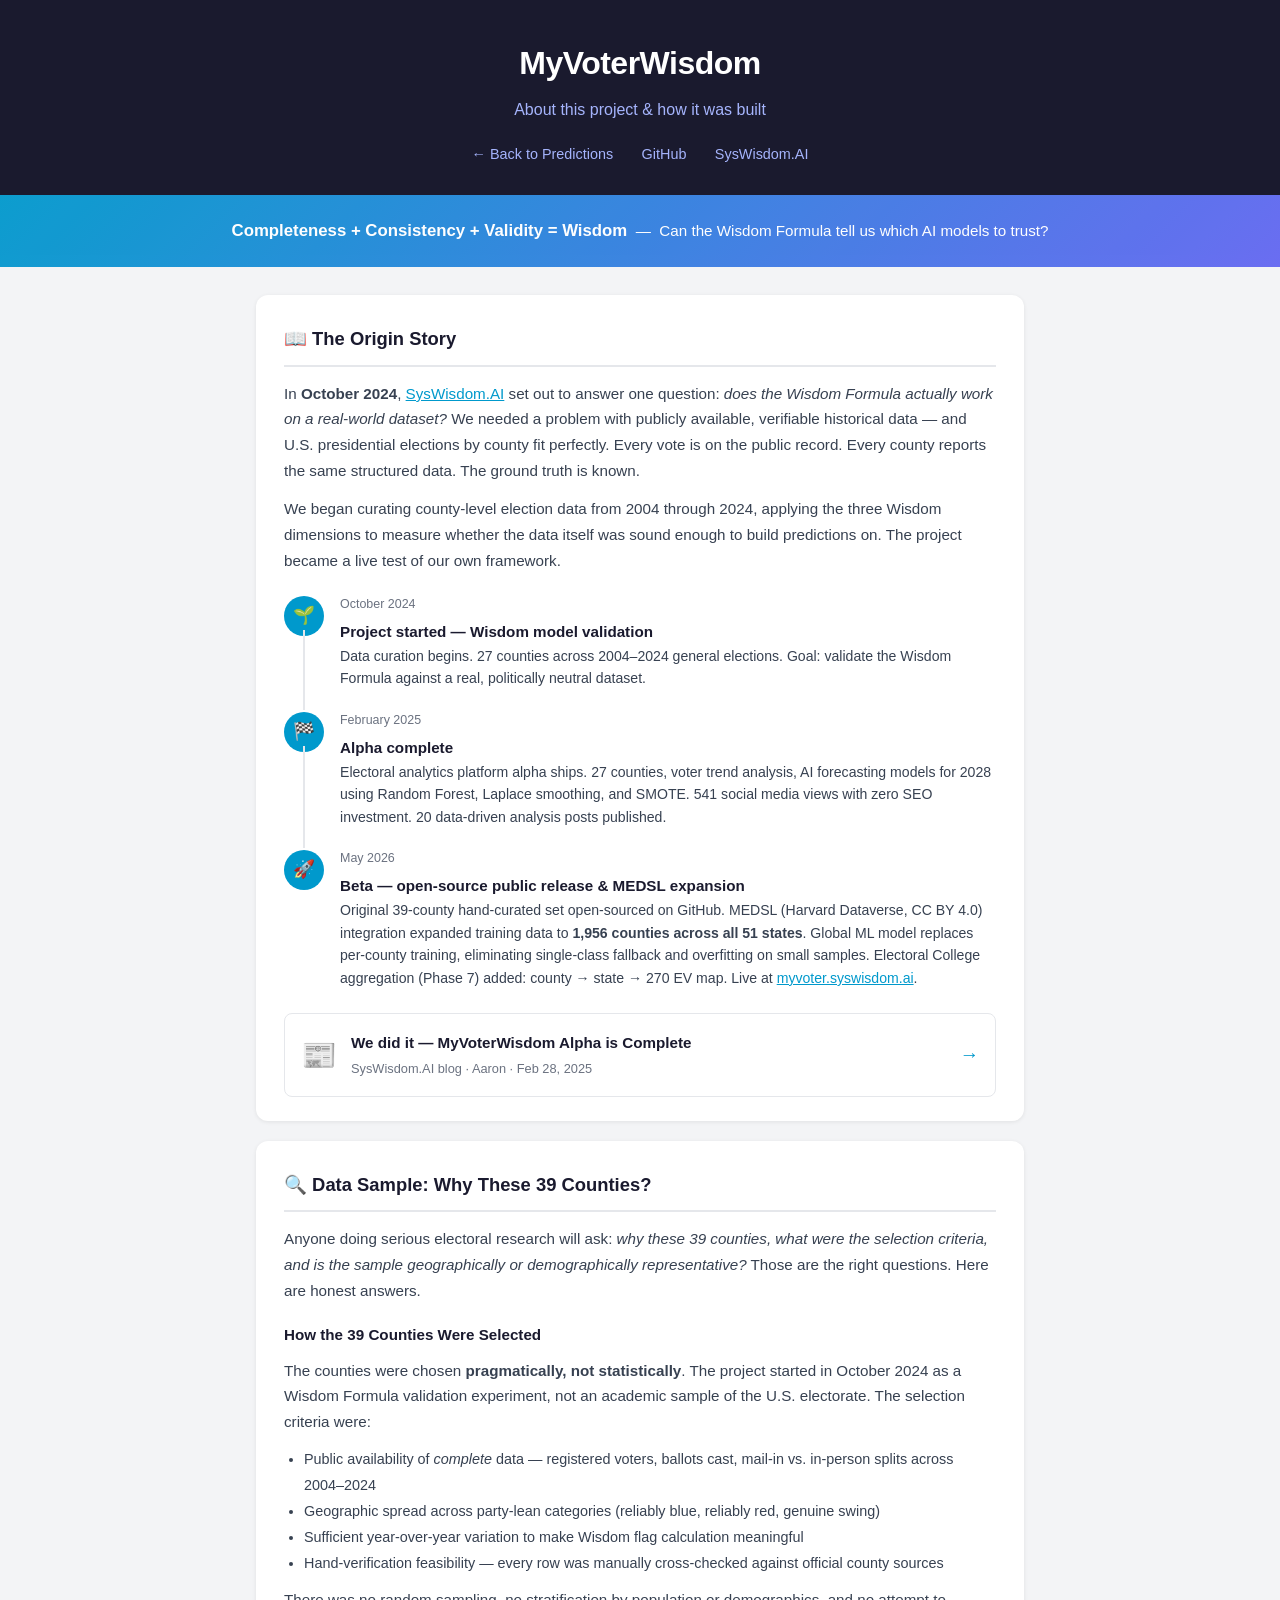
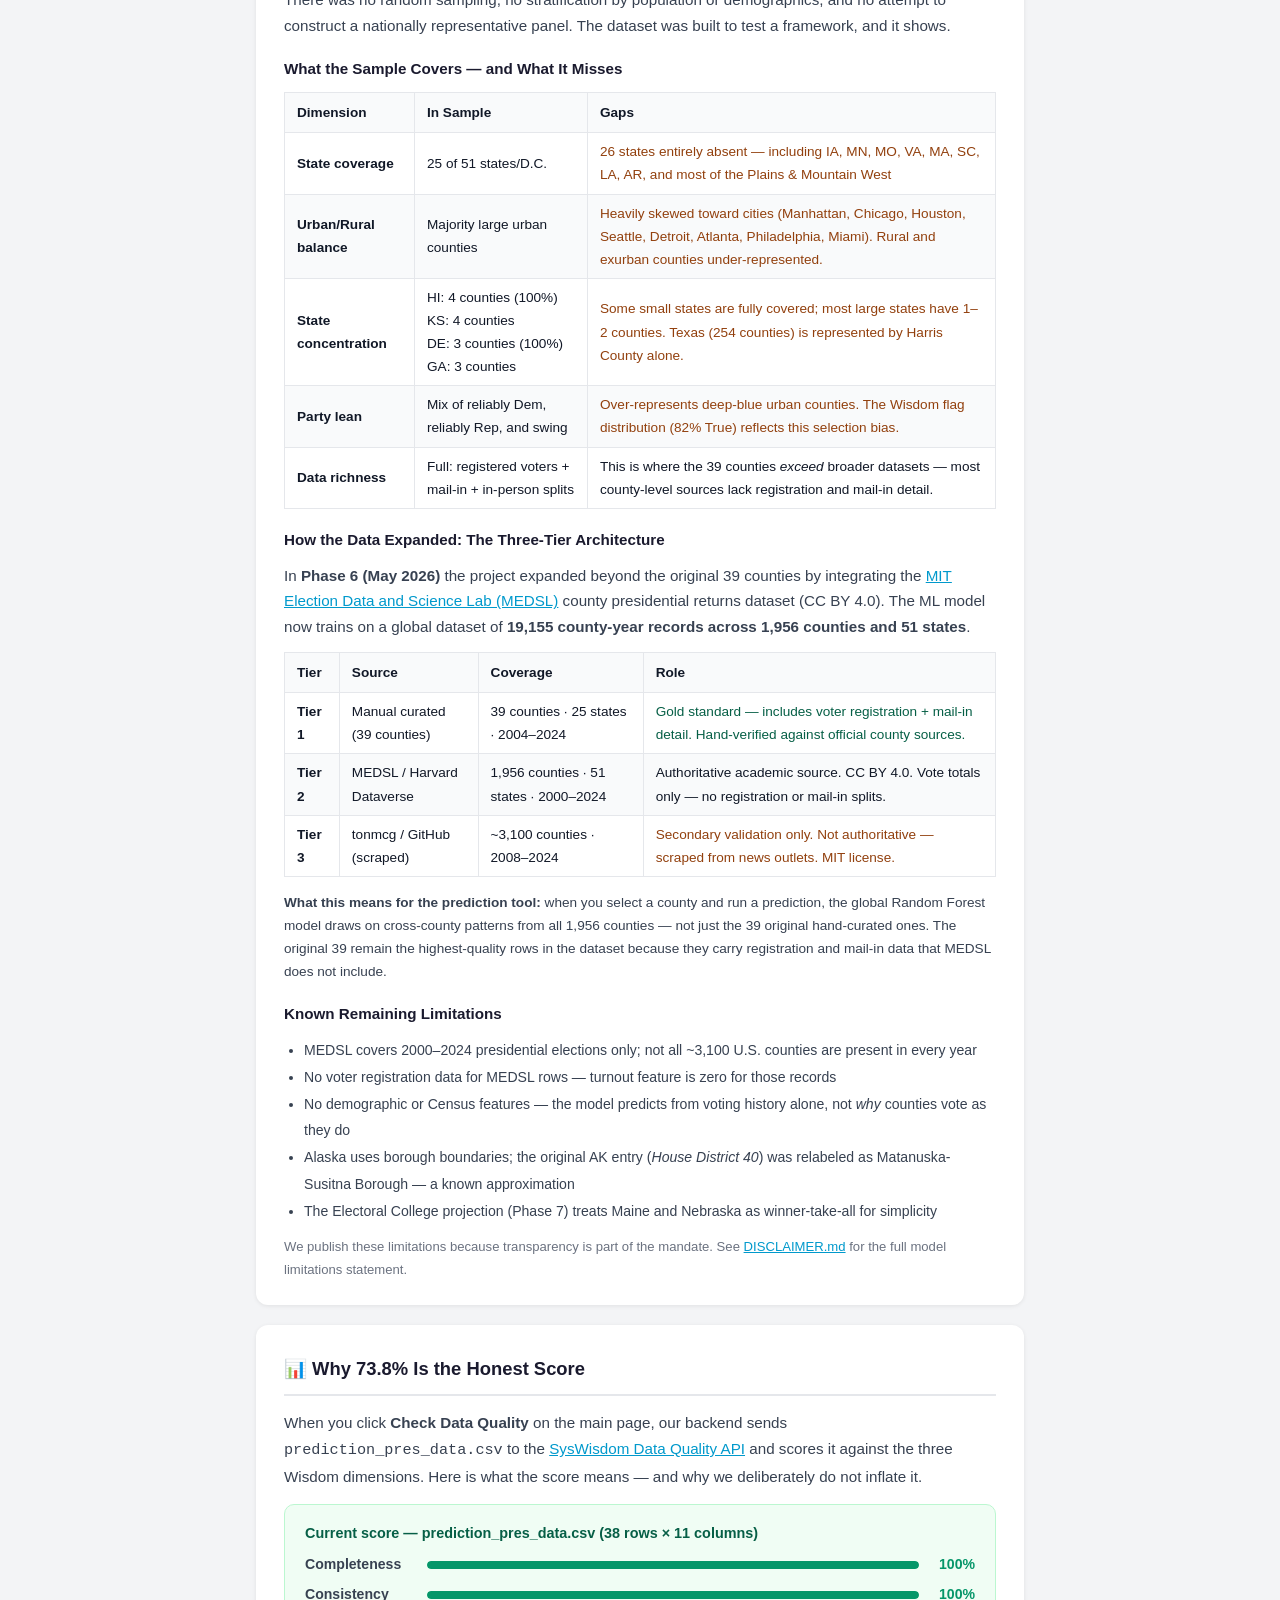
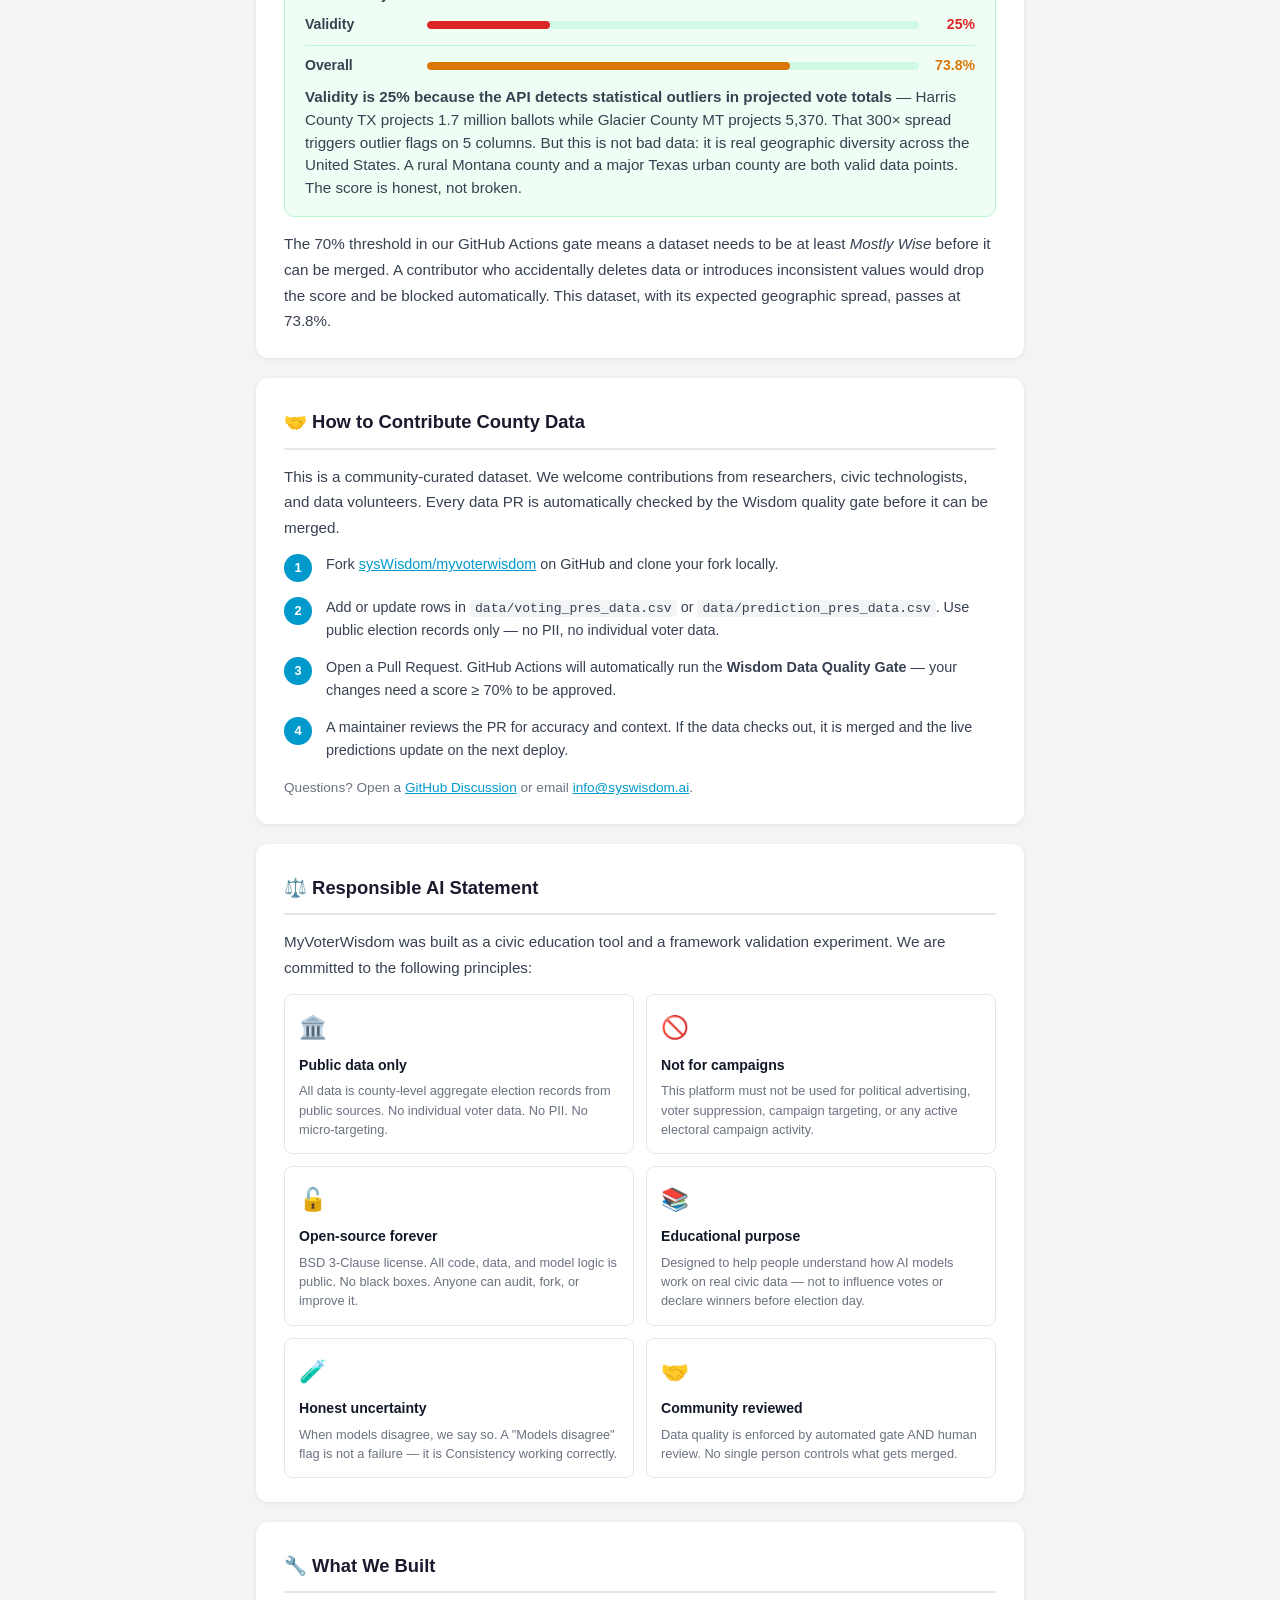
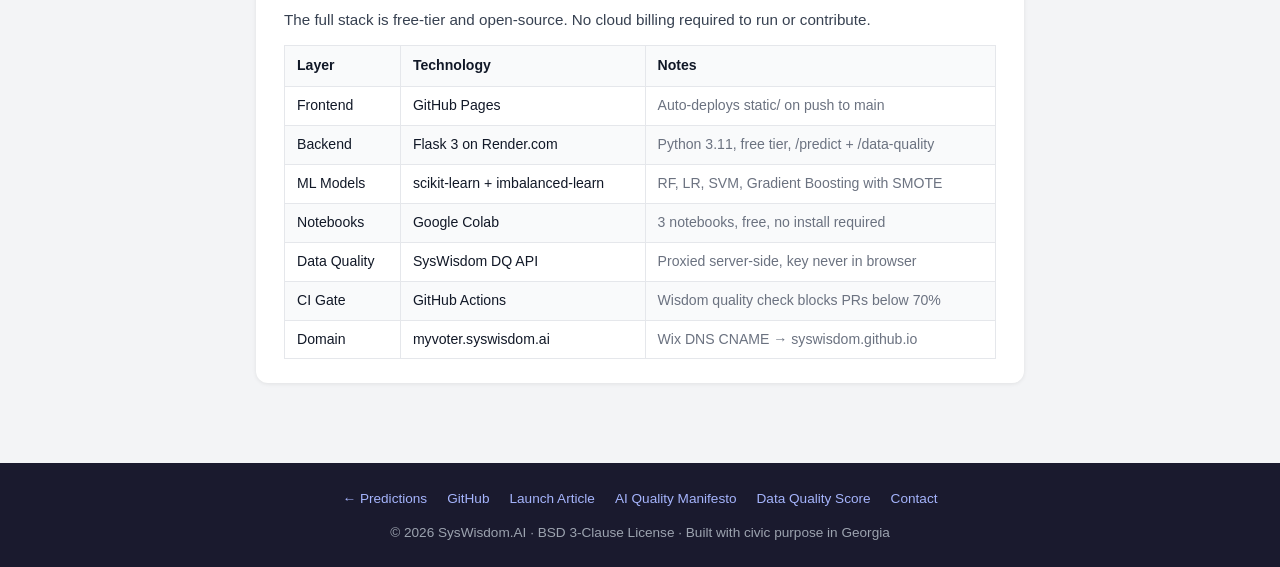
<file: static/about.html>
<!DOCTYPE html>
<html lang="en">
<head>
    <meta charset="UTF-8">
    <meta name="viewport" content="width=device-width, initial-scale=1.0">
    <title>About — MyVoterWisdom</title>
    <style>
        :root {
            --blue:   #0099cc;
            --dark:   #1a1a2e;
            --card:   #ffffff;
            --muted:  #6b7280;
            --border: #e5e7eb;
            --green:  #059669;
        }
        * { box-sizing: border-box; margin: 0; padding: 0; }
        body {
            font-family: -apple-system, BlinkMacSystemFont, "Segoe UI", Roboto, sans-serif;
            background: #f3f4f6;
            color: #111827;
            line-height: 1.7;
        }
        header {
            background: var(--dark);
            color: #fff;
            padding: 36px 24px 28px;
            text-align: center;
        }
        header h1 { font-size: 2rem; font-weight: 700; letter-spacing: -0.5px; }
        header p  { color: #a5b4fc; margin-top: 6px; font-size: 1rem; }
        header nav { margin-top: 16px; }
        header nav a {
            color: #a5b4fc;
            text-decoration: none;
            font-size: .9rem;
            margin: 0 12px;
            border-bottom: 1px solid transparent;
            transition: border-color .2s;
        }
        header nav a:hover { border-color: #a5b4fc; }

        .wisdom-banner {
            background: linear-gradient(135deg, var(--blue), #6366f1);
            color: #fff;
            padding: 22px 24px;
            text-align: center;
            font-size: .95rem;
            opacity: .95;
        }
        .wisdom-banner strong { font-size: 1.05rem; }

        main { max-width: 800px; margin: 0 auto; padding: 28px 16px 60px; }

        .card {
            background: var(--card);
            border-radius: 12px;
            box-shadow: 0 1px 4px rgba(0,0,0,.08);
            padding: 28px 28px 24px;
            margin-bottom: 20px;
        }
        .card h2 {
            font-size: 1.15rem;
            font-weight: 700;
            color: var(--dark);
            margin-bottom: 14px;
            padding-bottom: 10px;
            border-bottom: 2px solid var(--border);
        }
        .card p  { font-size: .95rem; color: #374151; margin-bottom: 12px; }
        .card p:last-child { margin-bottom: 0; }

        .timeline { list-style: none; padding: 0; }
        .timeline li {
            display: flex;
            gap: 16px;
            padding-bottom: 20px;
            position: relative;
        }
        .timeline li:not(:last-child)::before {
            content: '';
            position: absolute;
            left: 19px;
            top: 36px;
            bottom: 0;
            width: 2px;
            background: var(--border);
        }
        .tl-dot {
            flex-shrink: 0;
            width: 40px;
            height: 40px;
            border-radius: 50%;
            background: var(--blue);
            color: #fff;
            display: flex;
            align-items: center;
            justify-content: center;
            font-size: 1.1rem;
            margin-top: 2px;
        }
        .tl-body h3 { font-size: .95rem; font-weight: 700; color: var(--dark); }
        .tl-body .tl-date { font-size: .78rem; color: var(--muted); margin-bottom: 4px; }
        .tl-body p  { font-size: .88rem; color: #374151; margin: 0; line-height: 1.6; }

        .score-block {
            background: #f0fdf4;
            border: 1px solid #bbf7d0;
            border-radius: 10px;
            padding: 16px 20px;
            margin: 14px 0;
        }
        .score-block h3 { font-size: .9rem; font-weight: 700; color: #065f46; margin-bottom: 8px; }
        .score-row { display: flex; align-items: center; gap: 12px; margin-bottom: 6px; font-size: .88rem; }
        .score-row .label { width: 110px; font-weight: 600; color: #374151; }
        .score-row .bar { flex: 1; background: #d1fae5; border-radius: 6px; height: 8px; overflow: hidden; }
        .score-row .fill { height: 100%; border-radius: 6px; }
        .score-row .pct { width: 44px; text-align: right; font-weight: 700; }
        .score-note { font-size: .82rem; color: #065f46; margin-top: 8px; line-height: 1.5; }

        .contrib-steps { list-style: none; counter-reset: steps; padding: 0; }
        .contrib-steps li {
            counter-increment: steps;
            display: flex;
            gap: 14px;
            align-items: flex-start;
            margin-bottom: 14px;
            font-size: .9rem;
        }
        .contrib-steps li::before {
            content: counter(steps);
            flex-shrink: 0;
            width: 28px;
            height: 28px;
            background: var(--blue);
            color: #fff;
            border-radius: 50%;
            display: flex;
            align-items: center;
            justify-content: center;
            font-weight: 700;
            font-size: .8rem;
            margin-top: 1px;
        }
        .contrib-steps li span { color: #374151; line-height: 1.6; }
        .contrib-steps li code { background: #f3f4f6; padding: 1px 5px; border-radius: 4px; font-size: .82rem; }

        .responsible-grid { display: grid; grid-template-columns: 1fr 1fr; gap: 12px; }
        @media(max-width: 560px) { .responsible-grid { grid-template-columns: 1fr; } }
        .resp-item { border: 1px solid var(--border); border-radius: 8px; padding: 14px; }
        .resp-item .icon { font-size: 1.4rem; margin-bottom: 6px; }
        .resp-item h3 { font-size: .88rem; font-weight: 700; margin-bottom: 4px; }
        .resp-item p  { font-size: .8rem; color: var(--muted); margin: 0; line-height: 1.5; }

        .article-link {
            display: flex;
            align-items: center;
            gap: 14px;
            padding: 16px;
            border: 1px solid var(--border);
            border-radius: 8px;
            text-decoration: none;
            color: inherit;
            transition: border-color .2s, box-shadow .2s;
            margin-top: 4px;
        }
        .article-link:hover { border-color: var(--blue); box-shadow: 0 0 0 3px rgba(0,153,204,.1); }
        .article-link .al-icon { font-size: 1.8rem; }
        .article-link .al-title { font-weight: 700; font-size: .95rem; color: var(--dark); }
        .article-link .al-meta  { font-size: .8rem; color: var(--muted); margin-top: 2px; }
        .article-link .al-arrow { margin-left: auto; color: var(--blue); font-size: 1.2rem; }

        footer {
            background: var(--dark);
            color: #9ca3af;
            text-align: center;
            padding: 24px;
            font-size: .85rem;
        }
        footer a { color: #a5b4fc; text-decoration: none; }
        footer a:hover { text-decoration: underline; }
        .footer-links { display: flex; gap: 20px; justify-content: center; flex-wrap: wrap; margin-bottom: 10px; }
    </style>
</head>
<body>

<header>
    <h1>MyVoterWisdom</h1>
    <p>About this project &amp; how it was built</p>
    <nav>
        <a href="index.html">&#x2190; Back to Predictions</a>
        <a href="https://github.com/sysWisdom/myvoterwisdom" target="_blank">GitHub</a>
        <a href="https://www.syswisdom.ai" target="_blank">SysWisdom.AI</a>
    </nav>
</header>

<div class="wisdom-banner">
    <strong>Completeness + Consistency + Validity = Wisdom</strong>
    &nbsp;&mdash;&nbsp; Can the Wisdom Formula tell us which AI models to trust?
</div>

<main>

    <!-- ORIGIN STORY -->
    <div class="card">
        <h2>&#x1F4D6; The Origin Story</h2>
        <p>
            In <strong>October 2024</strong>, <a href="https://www.syswisdom.ai" target="_blank" style="color:var(--blue)">SysWisdom.AI</a>
            set out to answer one question: <em>does the Wisdom Formula actually work on a real-world dataset?</em>
            We needed a problem with publicly available, verifiable historical data — and U.S. presidential
            elections by county fit perfectly. Every vote is on the public record. Every county reports the
            same structured data. The ground truth is known.
        </p>
        <p>
            We began curating county-level election data from 2004 through 2024, applying the three Wisdom
            dimensions to measure whether the data itself was sound enough to build predictions on. The
            project became a live test of our own framework.
        </p>

        <ul class="timeline" style="margin-top:20px">
            <li>
                <div class="tl-dot">&#x1F331;</div>
                <div class="tl-body">
                    <div class="tl-date">October 2024</div>
                    <h3>Project started — Wisdom model validation</h3>
                    <p>Data curation begins. 27 counties across 2004–2024 general elections. Goal: validate the Wisdom Formula against a real, politically neutral dataset.</p>
                </div>
            </li>
            <li>
                <div class="tl-dot">&#x1F3C1;</div>
                <div class="tl-body">
                    <div class="tl-date">February 2025</div>
                    <h3>Alpha complete</h3>
                    <p>Electoral analytics platform alpha ships. 27 counties, voter trend analysis, AI forecasting models for 2028 using Random Forest, Laplace smoothing, and SMOTE.
                    541 social media views with zero SEO investment. 20 data-driven analysis posts published.</p>
                </div>
            </li>
            <li>
                <div class="tl-dot">&#x1F680;</div>
                <div class="tl-body">
                    <div class="tl-date">May 2026</div>
                    <h3>Beta — open-source public release &amp; MEDSL expansion</h3>
                    <p>Original 39-county hand-curated set open-sourced on GitHub. MEDSL (Harvard Dataverse, CC BY 4.0) integration expanded training data to <strong>1,956 counties across all 51 states</strong>.
                    Global ML model replaces per-county training, eliminating single-class fallback and overfitting on small samples.
                    Electoral College aggregation (Phase 7) added: county → state → 270 EV map.
                    Live at <a href="https://myvoter.syswisdom.ai" style="color:var(--blue)">myvoter.syswisdom.ai</a>.</p>
                </div>
            </li>
        </ul>

        <a class="article-link" href="https://www.syswisdom.ai/post/we-did-it-myvoterwisdom-com-alpha-is-complete-electoral-ai-insights-platform" target="_blank">
            <span class="al-icon">&#x1F4F0;</span>
            <div>
                <div class="al-title">We did it — MyVoterWisdom Alpha is Complete</div>
                <div class="al-meta">SysWisdom.AI blog &middot; Aaron &middot; Feb 28, 2025</div>
            </div>
            <span class="al-arrow">&#x2192;</span>
        </a>
    </div>

    <!-- DATA SAMPLE & REPRESENTATIVENESS -->
    <div class="card" id="data-sample">
        <h2>&#x1F50D; Data Sample: Why These 39 Counties?</h2>
        <p>
            Anyone doing serious electoral research will ask: <em>why these 39 counties, what were the
            selection criteria, and is the sample geographically or demographically representative?</em>
            Those are the right questions. Here are honest answers.
        </p>

        <h3 style="font-size:.95rem;font-weight:700;color:var(--dark);margin:18px 0 10px">How the 39 Counties Were Selected</h3>
        <p>
            The counties were chosen <strong>pragmatically, not statistically</strong>. The project
            started in October 2024 as a Wisdom Formula validation experiment, not an academic sample
            of the U.S. electorate. The selection criteria were:
        </p>
        <ul style="margin:10px 0 10px 20px;font-size:.9rem;color:#374151;line-height:1.8">
            <li>Public availability of <em>complete</em> data — registered voters, ballots cast, mail-in vs. in-person splits across 2004–2024</li>
            <li>Geographic spread across party-lean categories (reliably blue, reliably red, genuine swing)</li>
            <li>Sufficient year-over-year variation to make Wisdom flag calculation meaningful</li>
            <li>Hand-verification feasibility — every row was manually cross-checked against official county sources</li>
        </ul>
        <p>
            There was no random sampling, no stratification by population or demographics, and no
            attempt to construct a nationally representative panel. The dataset was built to test a
            framework, and it shows.
        </p>

        <h3 style="font-size:.95rem;font-weight:700;color:var(--dark);margin:18px 0 10px">What the Sample Covers — and What It Misses</h3>
        <div style="overflow-x:auto;margin:10px 0 14px">
            <table style="width:100%;border-collapse:collapse;font-size:.85rem">
                <thead>
                    <tr style="background:#f9fafb">
                        <th style="text-align:left;padding:8px 12px;border:1px solid var(--border)">Dimension</th>
                        <th style="text-align:left;padding:8px 12px;border:1px solid var(--border)">In Sample</th>
                        <th style="text-align:left;padding:8px 12px;border:1px solid var(--border)">Gaps</th>
                    </tr>
                </thead>
                <tbody>
                    <tr>
                        <td style="padding:7px 12px;border:1px solid var(--border);font-weight:600">State coverage</td>
                        <td style="padding:7px 12px;border:1px solid var(--border)">25 of 51 states/D.C.</td>
                        <td style="padding:7px 12px;border:1px solid var(--border);color:#92400e">26 states entirely absent — including IA, MN, MO, VA, MA, SC, LA, AR, and most of the Plains &amp; Mountain West</td>
                    </tr>
                    <tr style="background:#f9fafb">
                        <td style="padding:7px 12px;border:1px solid var(--border);font-weight:600">Urban/Rural balance</td>
                        <td style="padding:7px 12px;border:1px solid var(--border)">Majority large urban counties</td>
                        <td style="padding:7px 12px;border:1px solid var(--border);color:#92400e">Heavily skewed toward cities (Manhattan, Chicago, Houston, Seattle, Detroit, Atlanta, Philadelphia, Miami). Rural and exurban counties under-represented.</td>
                    </tr>
                    <tr>
                        <td style="padding:7px 12px;border:1px solid var(--border);font-weight:600">State concentration</td>
                        <td style="padding:7px 12px;border:1px solid var(--border)">HI: 4 counties (100%)<br>KS: 4 counties<br>DE: 3 counties (100%)<br>GA: 3 counties</td>
                        <td style="padding:7px 12px;border:1px solid var(--border);color:#92400e">Some small states are fully covered; most large states have 1–2 counties. Texas (254 counties) is represented by Harris County alone.</td>
                    </tr>
                    <tr style="background:#f9fafb">
                        <td style="padding:7px 12px;border:1px solid var(--border);font-weight:600">Party lean</td>
                        <td style="padding:7px 12px;border:1px solid var(--border)">Mix of reliably Dem, reliably Rep, and swing</td>
                        <td style="padding:7px 12px;border:1px solid var(--border);color:#92400e">Over-represents deep-blue urban counties. The Wisdom flag distribution (82% True) reflects this selection bias.</td>
                    </tr>
                    <tr>
                        <td style="padding:7px 12px;border:1px solid var(--border);font-weight:600">Data richness</td>
                        <td style="padding:7px 12px;border:1px solid var(--border)">Full: registered voters + mail-in + in-person splits</td>
                        <td style="padding:7px 12px;border:1px solid var(--border)">This is where the 39 counties <em>exceed</em> broader datasets — most county-level sources lack registration and mail-in detail.</td>
                    </tr>
                </tbody>
            </table>
        </div>

        <h3 style="font-size:.95rem;font-weight:700;color:var(--dark);margin:18px 0 10px">How the Data Expanded: The Three-Tier Architecture</h3>
        <p>
            In <strong>Phase 6 (May 2026)</strong> the project expanded beyond the original 39 counties
            by integrating the
            <a href="https://dataverse.harvard.edu/dataset.xhtml?persistentId=doi:10.7910/DVN/VOQCHQ" target="_blank" style="color:var(--blue)">MIT Election Data and Science Lab (MEDSL)</a>
            county presidential returns dataset (CC&nbsp;BY&nbsp;4.0). The ML model now trains on a
            global dataset of <strong>19,155 county-year records across 1,956 counties and 51 states</strong>.
        </p>
        <div style="overflow-x:auto;margin:10px 0 14px">
            <table style="width:100%;border-collapse:collapse;font-size:.85rem">
                <thead>
                    <tr style="background:#f9fafb">
                        <th style="text-align:left;padding:8px 12px;border:1px solid var(--border)">Tier</th>
                        <th style="text-align:left;padding:8px 12px;border:1px solid var(--border)">Source</th>
                        <th style="text-align:left;padding:8px 12px;border:1px solid var(--border)">Coverage</th>
                        <th style="text-align:left;padding:8px 12px;border:1px solid var(--border)">Role</th>
                    </tr>
                </thead>
                <tbody>
                    <tr>
                        <td style="padding:7px 12px;border:1px solid var(--border);font-weight:600">Tier 1</td>
                        <td style="padding:7px 12px;border:1px solid var(--border)">Manual curated (39 counties)</td>
                        <td style="padding:7px 12px;border:1px solid var(--border)">39 counties · 25 states · 2004–2024</td>
                        <td style="padding:7px 12px;border:1px solid var(--border);color:#065f46">Gold standard — includes voter registration + mail-in detail. Hand-verified against official county sources.</td>
                    </tr>
                    <tr style="background:#f9fafb">
                        <td style="padding:7px 12px;border:1px solid var(--border);font-weight:600">Tier 2</td>
                        <td style="padding:7px 12px;border:1px solid var(--border)">MEDSL / Harvard Dataverse</td>
                        <td style="padding:7px 12px;border:1px solid var(--border)">1,956 counties · 51 states · 2000–2024</td>
                        <td style="padding:7px 12px;border:1px solid var(--border)">Authoritative academic source. CC BY 4.0. Vote totals only — no registration or mail-in splits.</td>
                    </tr>
                    <tr>
                        <td style="padding:7px 12px;border:1px solid var(--border);font-weight:600">Tier 3</td>
                        <td style="padding:7px 12px;border:1px solid var(--border)">tonmcg / GitHub (scraped)</td>
                        <td style="padding:7px 12px;border:1px solid var(--border)">~3,100 counties · 2008–2024</td>
                        <td style="padding:7px 12px;border:1px solid var(--border);color:#92400e">Secondary validation only. Not authoritative — scraped from news outlets. MIT license.</td>
                    </tr>
                </tbody>
            </table>
        </div>
        <p style="font-size:.85rem;color:#374151">
            <strong>What this means for the prediction tool:</strong> when you select a county and run a
            prediction, the global Random Forest model draws on cross-county patterns from all 1,956
            counties — not just the 39 original hand-curated ones. The original 39 remain the
            highest-quality rows in the dataset because they carry registration and mail-in data that
            MEDSL does not include.
        </p>

        <h3 style="font-size:.95rem;font-weight:700;color:var(--dark);margin:18px 0 10px">Known Remaining Limitations</h3>
        <ul style="margin:0 0 0 20px;font-size:.88rem;color:#374151;line-height:1.9">
            <li>MEDSL covers 2000–2024 presidential elections only; not all ~3,100 U.S. counties are present in every year</li>
            <li>No voter registration data for MEDSL rows — turnout feature is zero for those records</li>
            <li>No demographic or Census features — the model predicts from voting history alone, not <em>why</em> counties vote as they do</li>
            <li>Alaska uses borough boundaries; the original AK entry (<em>House District 40</em>) was relabeled as Matanuska-Susitna Borough — a known approximation</li>
            <li>The Electoral College projection (Phase 7) treats Maine and Nebraska as winner-take-all for simplicity</li>
        </ul>
        <p style="font-size:.82rem;color:var(--muted);margin-top:12px">
            We publish these limitations because transparency is part of the mandate. See
            <a href="https://github.com/sysWisdom/myvoterwisdom/blob/main/DISCLAIMER.md" target="_blank" style="color:var(--blue)">DISCLAIMER.md</a>
            for the full model limitations statement.
        </p>
    </div>

    <!-- DATA QUALITY SCORE EXPLAINED -->
    <div class="card">
        <h2>&#x1F4CA; Why 73.8% Is the Honest Score</h2>
        <p>
            When you click <strong>Check Data Quality</strong> on the main page, our backend sends
            <code>prediction_pres_data.csv</code> to the
            <a href="https://www.syswisdom.ai/data-quality-score" target="_blank" style="color:var(--blue)">SysWisdom Data Quality API</a>
            and scores it against the three Wisdom dimensions. Here is what the score means — and why
            we deliberately do not inflate it.
        </p>

        <div class="score-block">
            <h3>Current score &mdash; prediction_pres_data.csv (38 rows &times; 11 columns)</h3>
            <div class="score-row">
                <span class="label">Completeness</span>
                <div class="bar"><div class="fill" style="width:100%;background:#059669"></div></div>
                <span class="pct" style="color:#059669">100%</span>
            </div>
            <div class="score-row">
                <span class="label">Consistency</span>
                <div class="bar"><div class="fill" style="width:100%;background:#059669"></div></div>
                <span class="pct" style="color:#059669">100%</span>
            </div>
            <div class="score-row">
                <span class="label">Validity</span>
                <div class="bar"><div class="fill" style="width:25%;background:#dc2626"></div></div>
                <span class="pct" style="color:#dc2626">25%</span>
            </div>
            <div class="score-row" style="margin-top:8px;border-top:1px solid #bbf7d0;padding-top:8px">
                <span class="label" style="font-weight:700">Overall</span>
                <div class="bar"><div class="fill" style="width:73.8%;background:#d97706"></div></div>
                <span class="pct" style="color:#d97706">73.8%</span>
            </div>
            <p class="score-note">
                <strong>Validity is 25% because the API detects statistical outliers in projected vote totals</strong> —
                Harris County TX projects 1.7 million ballots while Glacier County MT projects 5,370.
                That 300&times; spread triggers outlier flags on 5 columns. But this is not bad data:
                it is real geographic diversity across the United States. A rural Montana county and
                a major Texas urban county are both valid data points. The score is honest, not broken.
            </p>
        </div>

        <p>
            The 70% threshold in our GitHub Actions gate means a dataset needs to be at least
            <em>Mostly Wise</em> before it can be merged. A contributor who accidentally deletes
            data or introduces inconsistent values would drop the score and be blocked automatically.
            This dataset, with its expected geographic spread, passes at 73.8%.
        </p>
    </div>

    <!-- HOW TO CONTRIBUTE -->
    <div class="card">
        <h2>&#x1F91D; How to Contribute County Data</h2>
        <p>
            This is a community-curated dataset. We welcome contributions from researchers, civic
            technologists, and data volunteers. Every data PR is automatically checked by the Wisdom
            quality gate before it can be merged.
        </p>
        <ol class="contrib-steps">
            <li><span>Fork <a href="https://github.com/sysWisdom/myvoterwisdom" target="_blank" style="color:var(--blue)">sysWisdom/myvoterwisdom</a> on GitHub and clone your fork locally.</span></li>
            <li><span>Add or update rows in <code>data/voting_pres_data.csv</code> or <code>data/prediction_pres_data.csv</code>. Use public election records only — no PII, no individual voter data.</span></li>
            <li><span>Open a Pull Request. GitHub Actions will automatically run the <strong>Wisdom Data Quality Gate</strong> — your changes need a score &ge; 70% to be approved.</span></li>
            <li><span>A maintainer reviews the PR for accuracy and context. If the data checks out, it is merged and the live predictions update on the next deploy.</span></li>
        </ol>
        <p style="font-size:.85rem;color:var(--muted);margin-top:4px">
            Questions? Open a <a href="https://github.com/sysWisdom/myvoterwisdom/discussions" target="_blank" style="color:var(--blue)">GitHub Discussion</a>
            or email <a href="mailto:info@syswisdom.ai" style="color:var(--blue)">info@syswisdom.ai</a>.
        </p>
    </div>

    <!-- RESPONSIBLE AI -->
    <div class="card">
        <h2>&#x2696;&#xFE0F; Responsible AI Statement</h2>
        <p>
            MyVoterWisdom was built as a civic education tool and a framework validation experiment.
            We are committed to the following principles:
        </p>
        <div class="responsible-grid" style="margin-top:14px">
            <div class="resp-item">
                <div class="icon">&#x1F3DB;&#xFE0F;</div>
                <h3>Public data only</h3>
                <p>All data is county-level aggregate election records from public sources. No individual voter data. No PII. No micro-targeting.</p>
            </div>
            <div class="resp-item">
                <div class="icon">&#x1F6AB;</div>
                <h3>Not for campaigns</h3>
                <p>This platform must not be used for political advertising, voter suppression, campaign targeting, or any active electoral campaign activity.</p>
            </div>
            <div class="resp-item">
                <div class="icon">&#x1F513;</div>
                <h3>Open-source forever</h3>
                <p>BSD 3-Clause license. All code, data, and model logic is public. No black boxes. Anyone can audit, fork, or improve it.</p>
            </div>
            <div class="resp-item">
                <div class="icon">&#x1F4DA;</div>
                <h3>Educational purpose</h3>
                <p>Designed to help people understand how AI models work on real civic data — not to influence votes or declare winners before election day.</p>
            </div>
            <div class="resp-item">
                <div class="icon">&#x1F9EA;</div>
                <h3>Honest uncertainty</h3>
                <p>When models disagree, we say so. A "Models disagree" flag is not a failure — it is Consistency working correctly.</p>
            </div>
            <div class="resp-item">
                <div class="icon">&#x1F91D;</div>
                <h3>Community reviewed</h3>
                <p>Data quality is enforced by automated gate AND human review. No single person controls what gets merged.</p>
            </div>
        </div>
    </div>

    <!-- TECHNICAL STACK -->
    <div class="card">
        <h2>&#x1F527; What We Built</h2>
        <p>
            The full stack is free-tier and open-source. No cloud billing required to run or contribute.
        </p>
        <table style="width:100%;border-collapse:collapse;font-size:.88rem;margin-top:8px">
            <thead>
                <tr style="background:#f9fafb">
                    <th style="text-align:left;padding:8px 12px;border:1px solid var(--border)">Layer</th>
                    <th style="text-align:left;padding:8px 12px;border:1px solid var(--border)">Technology</th>
                    <th style="text-align:left;padding:8px 12px;border:1px solid var(--border)">Notes</th>
                </tr>
            </thead>
            <tbody>
                <tr><td style="padding:7px 12px;border:1px solid var(--border)">Frontend</td><td style="padding:7px 12px;border:1px solid var(--border)">GitHub Pages</td><td style="padding:7px 12px;border:1px solid var(--border);color:var(--muted)">Auto-deploys static/ on push to main</td></tr>
                <tr style="background:#f9fafb"><td style="padding:7px 12px;border:1px solid var(--border)">Backend</td><td style="padding:7px 12px;border:1px solid var(--border)">Flask 3 on Render.com</td><td style="padding:7px 12px;border:1px solid var(--border);color:var(--muted)">Python 3.11, free tier, /predict + /data-quality</td></tr>
                <tr><td style="padding:7px 12px;border:1px solid var(--border)">ML Models</td><td style="padding:7px 12px;border:1px solid var(--border)">scikit-learn + imbalanced-learn</td><td style="padding:7px 12px;border:1px solid var(--border);color:var(--muted)">RF, LR, SVM, Gradient Boosting with SMOTE</td></tr>
                <tr style="background:#f9fafb"><td style="padding:7px 12px;border:1px solid var(--border)">Notebooks</td><td style="padding:7px 12px;border:1px solid var(--border)">Google Colab</td><td style="padding:7px 12px;border:1px solid var(--border);color:var(--muted)">3 notebooks, free, no install required</td></tr>
                <tr><td style="padding:7px 12px;border:1px solid var(--border)">Data Quality</td><td style="padding:7px 12px;border:1px solid var(--border)">SysWisdom DQ API</td><td style="padding:7px 12px;border:1px solid var(--border);color:var(--muted)">Proxied server-side, key never in browser</td></tr>
                <tr style="background:#f9fafb"><td style="padding:7px 12px;border:1px solid var(--border)">CI Gate</td><td style="padding:7px 12px;border:1px solid var(--border)">GitHub Actions</td><td style="padding:7px 12px;border:1px solid var(--border);color:var(--muted)">Wisdom quality check blocks PRs below 70%</td></tr>
                <tr><td style="padding:7px 12px;border:1px solid var(--border)">Domain</td><td style="padding:7px 12px;border:1px solid var(--border)">myvoter.syswisdom.ai</td><td style="padding:7px 12px;border:1px solid var(--border);color:var(--muted)">Wix DNS CNAME → syswisdom.github.io</td></tr>
            </tbody>
        </table>
    </div>

</main>

<footer>
    <div class="footer-links">
        <a href="index.html">&#x2190; Predictions</a>
        <a href="https://github.com/sysWisdom/myvoterwisdom" target="_blank">GitHub</a>
        <a href="https://www.syswisdom.ai/post/we-did-it-myvoterwisdom-com-alpha-is-complete-electoral-ai-insights-platform" target="_blank">Launch Article</a>
        <a href="https://github.com/sysWisdom/AIQualityManifesto" target="_blank">AI Quality Manifesto</a>
        <a href="https://www.syswisdom.ai/data-quality-score" target="_blank">Data Quality Score</a>
        <a href="mailto:info@syswisdom.ai">Contact</a>
    </div>
    <p>&copy; 2026 SysWisdom.AI &middot; BSD 3-Clause License &middot; Built with civic purpose in Georgia</p>
</footer>

</body>
</html>
</file>
